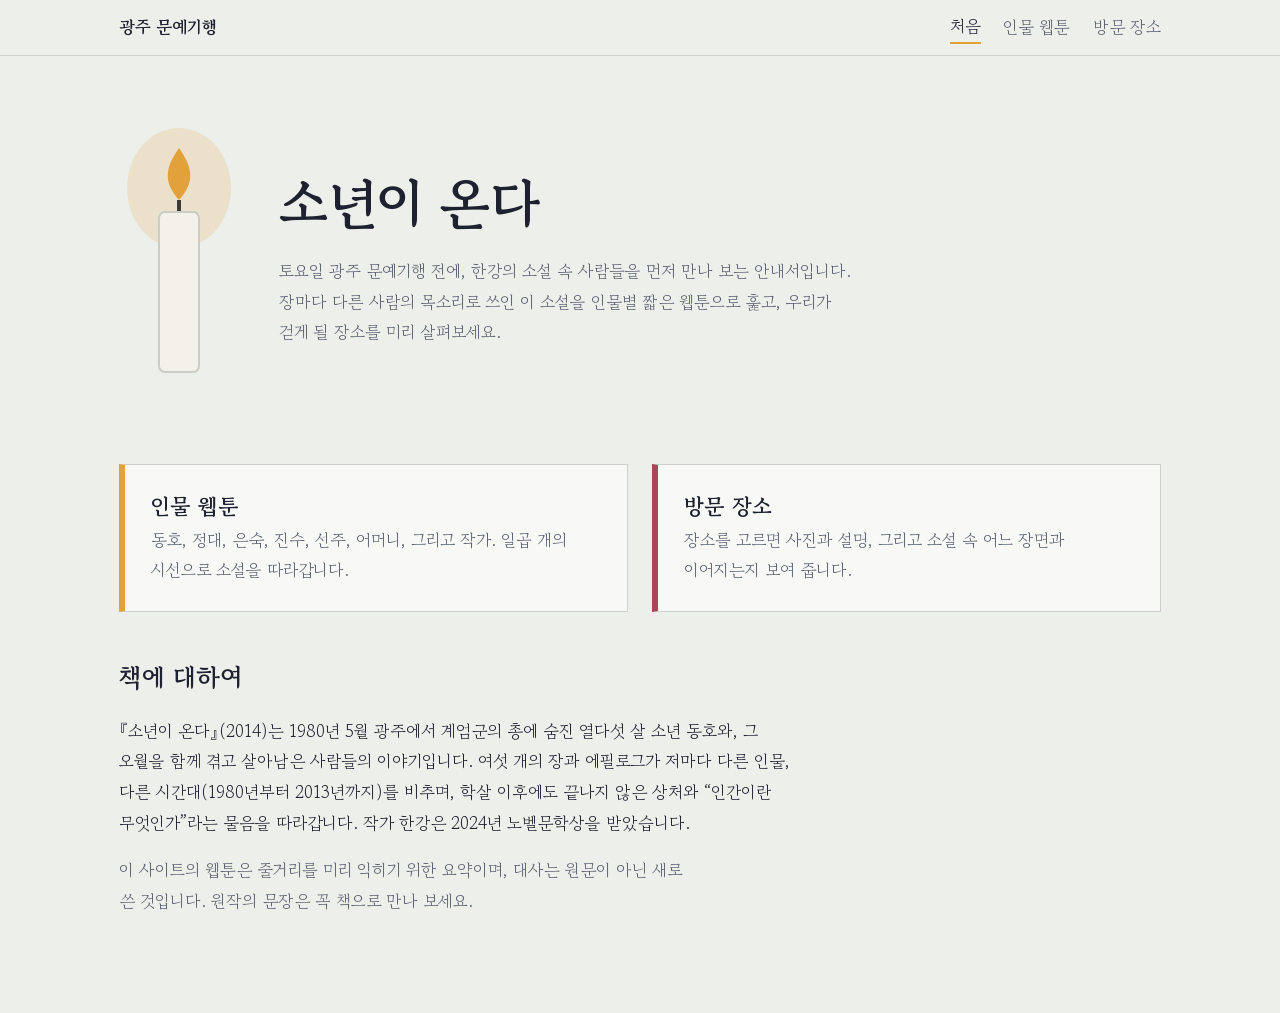
<file: index.html>
<!doctype html>
<html lang="ko">
<head>
<meta charset="utf-8">
<meta name="viewport" content="width=device-width, initial-scale=1, viewport-fit=cover">
<title>소년이 온다 · 광주 문예기행</title>
<link rel="preconnect" href="https://fonts.googleapis.com">
<link rel="preconnect" href="https://fonts.gstatic.com" crossorigin>
<link href="https://fonts.googleapis.com/css2?family=Gaegu:wght@400;700&family=Gowun+Batang:wght@400;700&display=swap" rel="stylesheet">
<link rel="stylesheet" href="style.css">
</head>
<body>
<header class="top"><nav>
  <a class="brand" href="index.html">광주 문예기행</a>
  <a href="index.html" aria-current="page">처음</a>
  <a href="comic.html">인물 웹툰</a>
  <a href="places.html">방문 장소</a>
</nav></header>

<main>
  <section class="hero">
    <svg class="hero-candle" viewBox="0 0 60 140" aria-hidden="true">
      <ellipse cx="30" cy="34" rx="26" ry="30" fill="#E3A13B" opacity=".18"/>
      <path class="flame" d="M30 14c7 10 8 17 0 26c-8-9-7-16 0-26z" fill="#E3A13B"/>
      <line x1="30" y1="40" x2="30" y2="46" stroke="#3a3a3a" stroke-width="2"/>
      <rect x="20" y="46" width="20" height="80" rx="3" fill="#F3F1EA" stroke="#C9CDC6"/>
    </svg>
    <div>
      <h1>소년이 온다</h1>
      <p class="lede">토요일 광주 문예기행 전에, 한강의 소설 속 사람들을 먼저 만나 보는 안내서입니다. 장마다 다른 사람의 목소리로 쓰인 이 소설을 인물별 짧은 웹툰으로 훑고, 우리가 걷게 될 장소를 미리 살펴보세요.</p>
    </div>
  </section>

  <div class="entries">
    <a class="entry" href="comic.html">
      <h2>인물 웹툰</h2>
      <p>동호, 정대, 은숙, 진수, 선주, 어머니, 그리고 작가. 일곱 개의 시선으로 소설을 따라갑니다.</p>
    </a>
    <a class="entry" href="places.html">
      <h2>방문 장소</h2>
      <p>장소를 고르면 사진과 설명, 그리고 소설 속 어느 장면과 이어지는지 보여 줍니다.</p>
    </a>
  </div>

  <section class="about">
    <h2>책에 대하여</h2>
    <p>『소년이 온다』(2014)는 1980년 5월 광주에서 계엄군의 총에 숨진 열다섯 살 소년 동호와, 그 오월을 함께 겪고 살아남은 사람들의 이야기입니다. 여섯 개의 장과 에필로그가 저마다 다른 인물, 다른 시간대(1980년부터 2013년까지)를 비추며, 학살 이후에도 끝나지 않은 상처와 “인간이란 무엇인가”라는 물음을 따라갑니다. 작가 한강은 2024년 노벨문학상을 받았습니다.</p>
    <p class="lede">이 사이트의 웹툰은 줄거리를 미리 익히기 위한 요약이며, 대사는 원문이 아닌 새로 쓴 것입니다. 원작의 문장은 꼭 책으로 만나 보세요.</p>
  </section>
</main>
</body>
</html>
</file>
<file: style.css>
/* ===== 색·글꼴 토큰 (여기만 바꾸면 전체 색이 바뀝니다) ===== */
:root{
  --bg:#EDEFEA; --surface:#F8F9F6; --text:#1E2230; --muted:#5B6270; --line:#CDD1CA;
  --ink:#23293C; --candle:#E3A13B; --azalea:#A9465A;
  --narr-bg:#23293C; --narr-text:#F1F2EE; --bubble-bg:#FFFFFF; --bubble-text:#1E2230;
  --serif:"Gowun Batang","Noto Serif KR","Apple SD Gothic Neo",serif;
  --hand:"Gaegu","Nanum Pen Script","Apple SD Gothic Neo",sans-serif;
  color-scheme:light;
  box-sizing:border-box;
  padding-top:env(safe-area-inset-top,0px); padding-bottom:env(safe-area-inset-bottom,0px);
}
@media (prefers-color-scheme:dark){
  :root:not([data-theme="light"]){
    --bg:#161A25; --surface:#1F2432; --text:#E7E9E4; --muted:#A3A9B5; --line:#343B4D;
    --narr-bg:#E9EBE6; --narr-text:#1E2230; color-scheme:dark;
  }
}
:root[data-theme="dark"]{
  --bg:#161A25; --surface:#1F2432; --text:#E7E9E4; --muted:#A3A9B5; --line:#343B4D;
  --narr-bg:#E9EBE6; --narr-text:#1E2230; color-scheme:dark;
}
*,*::before,*::after{box-sizing:inherit}
html{height:100%;scroll-padding-top:env(safe-area-inset-top,0px)}
body{margin:0;background:var(--bg);color:var(--text);font-family:var(--serif);font-size:17px;line-height:1.8;word-break:keep-all}
img,svg{max-width:100%;display:block}
a{color:inherit}
:focus-visible{outline:3px solid var(--candle);outline-offset:3px}

/* ===== 상단 메뉴 ===== */
.top{position:sticky;top:env(safe-area-inset-top,0px);z-index:20;background:var(--bg);border-bottom:1px solid var(--line)}
body::before{content:"";position:fixed;inset:0 0 auto;height:env(safe-area-inset-top,0px);z-index:30;background:var(--bg)}
.top nav{max-width:1080px;margin:0 auto;display:flex;align-items:center;gap:1.4rem;padding:.7rem 1.2rem;flex-wrap:wrap}
.top .brand{font-weight:700;text-decoration:none;margin-right:auto}
.top nav a:not(.brand){text-decoration:none;color:var(--muted)}
.top nav a[aria-current="page"]{color:var(--text);border-bottom:2px solid var(--candle)}

main{max-width:1080px;margin:0 auto;padding:2rem 1.2rem 5rem}
.lede{max-width:34em;color:var(--muted)}
h1,h2,h3{line-height:1.35;font-weight:700}
h1{font-size:clamp(2rem,6vw,3.4rem);margin:.2em 0 .3em;letter-spacing:-.01em}

/* ===== 홈 ===== */
.hero{display:grid;grid-template-columns:auto 1fr;gap:2.5rem;align-items:center;padding:2rem 0 3rem}
.hero-candle{width:120px}
.flame{transform-box:fill-box;transform-origin:50% 100%;animation:flick 2.6s ease-in-out infinite}
@keyframes flick{0%,100%{transform:scale(1,1)}40%{transform:scale(.94,1.06)}70%{transform:scale(1.04,.96)}}
.entries{display:grid;grid-template-columns:repeat(auto-fit,minmax(260px,1fr));gap:1.5rem;margin-top:1rem}
.entry{display:block;padding:1.6rem;background:var(--surface);border:1px solid var(--line);border-left:6px solid var(--candle);text-decoration:none}
.entry:nth-child(2){border-left-color:var(--azalea)}
.entry h2{margin:0 0 .3rem;font-size:1.35rem}
.entry p{margin:0;color:var(--muted)}
.about{margin-top:3rem;max-width:40em}

/* ===== 웹툰 ===== */
.chapters{display:flex;gap:.6rem;overflow-x:auto;padding:.4rem .1rem 1rem;scroll-snap-type:x mandatory}
.chapters button{flex:0 0 auto;scroll-snap-align:start;font:inherit;text-align:left;cursor:pointer;
  background:var(--surface);color:var(--text);border:1px solid var(--line);padding:.6rem 1rem;min-width:118px;line-height:1.4}
.chapters button small{display:block;color:var(--muted);font-size:.8rem}
.chapters button[aria-pressed="true"]{background:var(--ink);color:#F1F2EE;border-color:var(--ink)}
.chapters button[aria-pressed="true"] small{color:#C9CDD6}
.profile{max-width:640px;margin:1rem auto 2rem;padding:1.2rem 1.4rem;border-top:3px solid var(--candle);background:var(--surface)}
.profile h2{margin:0;font-size:1.6rem}
.profile dl{display:grid;grid-template-columns:auto 1fr;gap:.2rem 1rem;margin:.8rem 0 0;font-size:.95rem}
.profile dt{color:var(--muted)}
.profile dd{margin:0}
.strip{max-width:640px;margin:0 auto;display:flex;flex-direction:column;gap:22px}
.panel{position:relative;margin:0;overflow:hidden;border:3px solid #10131C;display:flex;flex-direction:column;gap:1rem;padding:1rem}
.panel.h-s{min-height:230px}.panel.h-m{min-height:330px}.panel.h-l{min-height:460px}
.panel .art{position:absolute;inset:0;z-index:0}
.panel .art svg{width:100%;height:100%}
.panel > *:not(.art){position:relative;z-index:1}
.narr{align-self:flex-start;max-width:85%;margin:0;padding:.55rem .85rem;background:var(--narr-bg);color:var(--narr-text);font-size:.98rem;line-height:1.65;box-shadow:3px 3px 0 rgba(0,0,0,.35)}
.bubbles{display:flex;flex-direction:column;gap:.6rem;margin-top:auto}
.bubble{align-self:flex-start;max-width:78%;padding:.55rem 1rem;background:var(--bubble-bg);color:var(--bubble-text);font-family:var(--hand);font-size:1.25rem;line-height:1.45;border:2px solid #10131C;border-radius:22px}
.bubble.r{align-self:flex-end}
.bubble.think{border-style:dashed;border-radius:30px;background:#F3F4F0}
.bubble b{display:block;font-family:var(--serif);font-size:.75rem;color:#5B6270;font-weight:700}
.after{max-width:640px;margin:2.5rem auto 0;padding:1.3rem 1.4rem;border:1px dashed var(--line)}
.after h3{margin:0 0 .4rem;font-size:1.05rem}
.after p{margin:0 0 1rem}
.btn{display:inline-block;font:inherit;cursor:pointer;padding:.55rem 1.2rem;background:var(--ink);color:#F1F2EE;border:0;text-decoration:none}

/* ===== 장소 ===== */
.places{display:grid;grid-template-columns:270px 1fr;gap:2rem;align-items:start}
.place-list{list-style:none;margin:0;padding:0;border-top:1px solid var(--line);position:sticky;top:5rem}
.place-list button{width:100%;font:inherit;text-align:left;cursor:pointer;background:none;color:var(--text);border:0;border-bottom:1px solid var(--line);padding:.75rem .6rem;line-height:1.4}
.place-list button small{display:block;color:var(--muted);font-size:.8rem}
.place-list button[aria-pressed="true"]{background:var(--surface);box-shadow:inset 4px 0 0 var(--azalea)}
.detail figure{margin:0}
.detail .photo{aspect-ratio:16/10;width:100%;object-fit:cover;background:var(--surface);border:1px solid var(--line)}
.detail figcaption{font-size:.8rem;color:var(--muted);margin-top:.3rem}
.detail h2{font-size:1.9rem;margin:1.2rem 0 0}
.detail .addr{color:var(--muted);margin:0 0 1rem}
.detail .desc{max-width:38em}
.book{margin:1.5rem 0;padding:1rem 1.2rem;background:var(--surface);border-left:4px solid var(--candle);max-width:38em}
.book h3,.tip h3{margin:0 0 .3rem;font-size:1rem}
.book p,.tip p{margin:0 0 .6rem}
.tip{max-width:38em;margin-bottom:1.5rem}
.links{display:flex;gap:.8rem;flex-wrap:wrap}
.btn.ghost{background:none;color:var(--text);border:1px solid var(--line)}

@media (max-width:760px){
  .hero{grid-template-columns:1fr;gap:1rem}.hero-candle{width:80px}
  .places{grid-template-columns:1fr}
  .place-list{position:static;display:flex;overflow-x:auto;gap:.5rem;border:0;padding-bottom:.5rem}
  .place-list li{flex:0 0 auto}
  .place-list button{border:1px solid var(--line);white-space:nowrap}
  .bubble{max-width:90%;font-size:1.15rem}
}
@media (prefers-reduced-motion:reduce){.flame{animation:none}}
</file>
